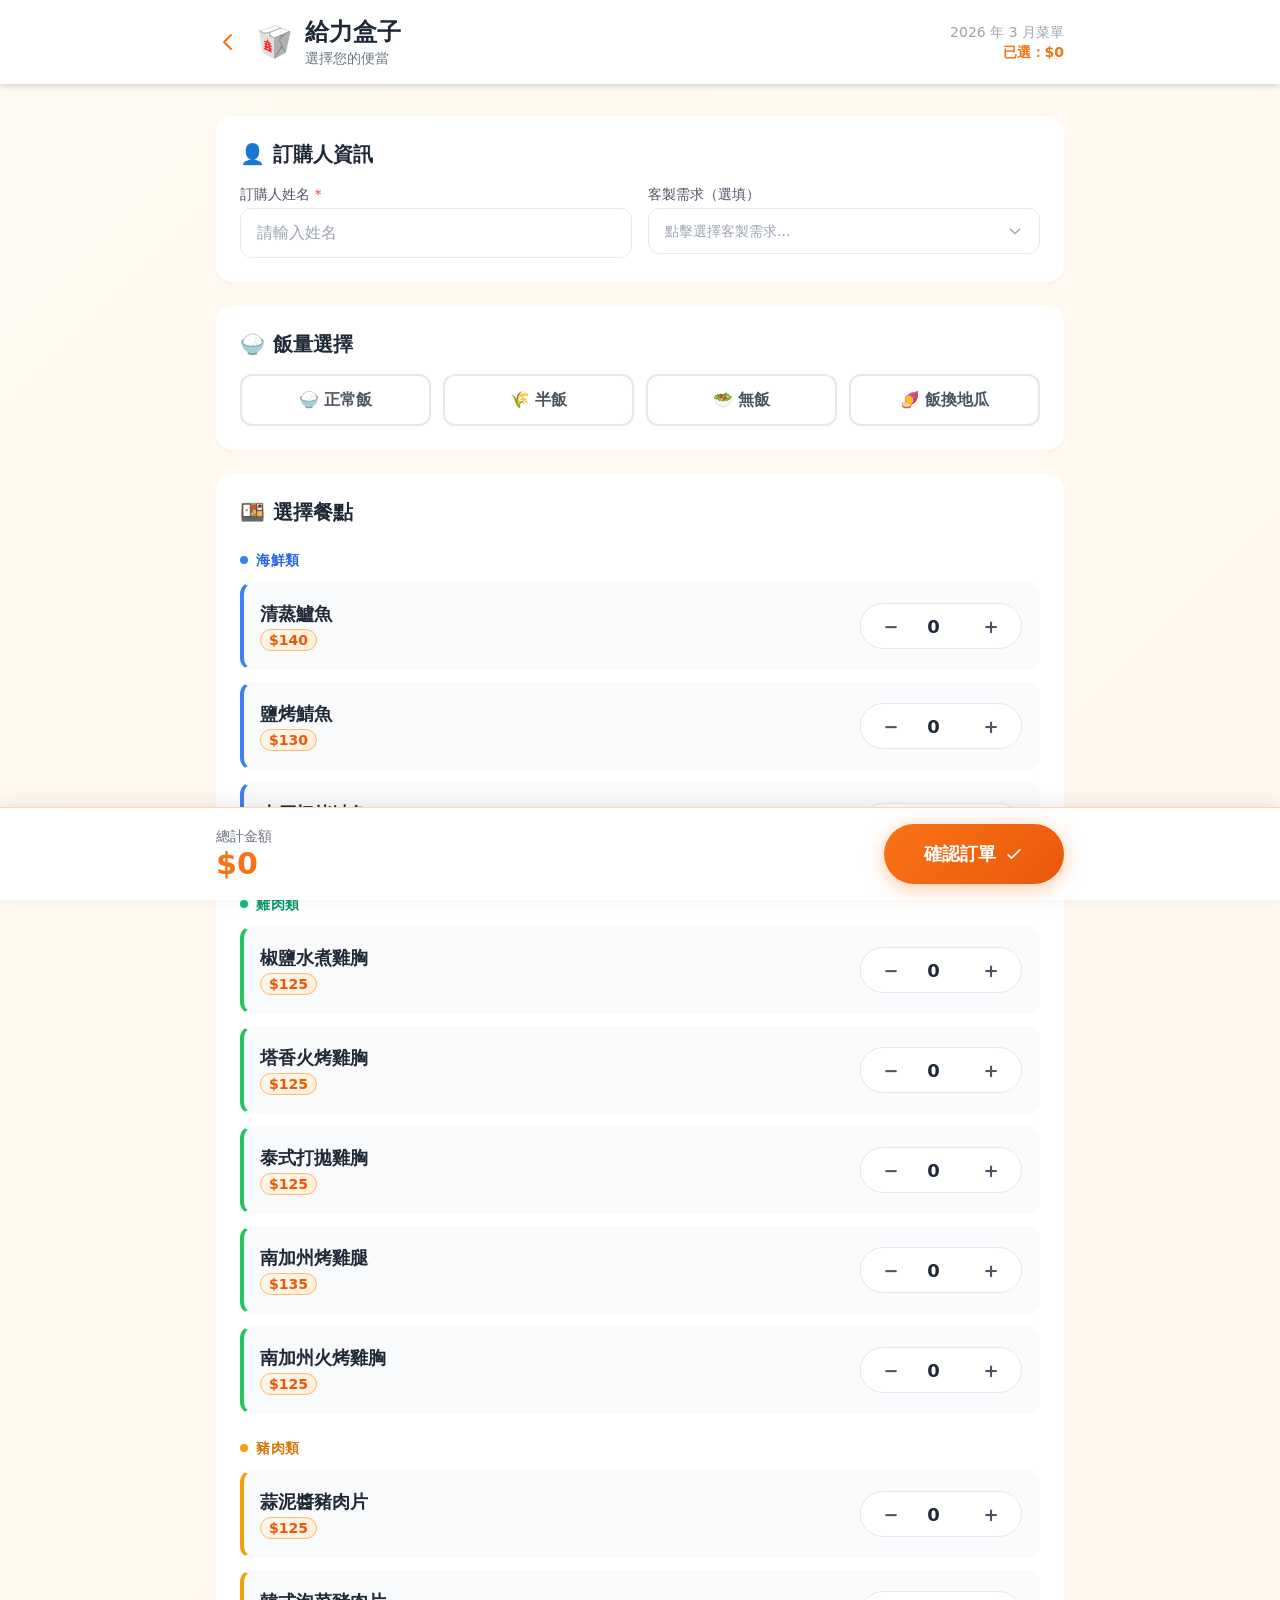
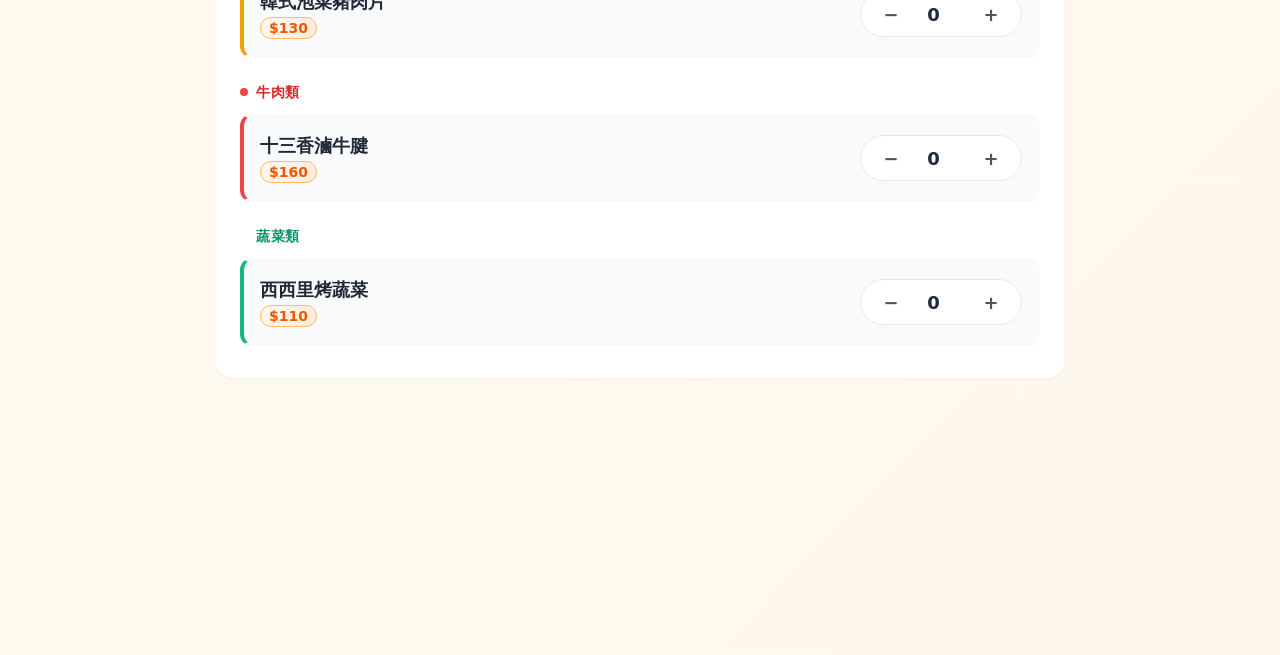
<file: order.html>
<!DOCTYPE html>
<html lang="zh-TW">
<head>
  <meta charset="UTF-8">
  <meta name="viewport" content="width=device-width, initial-scale=1.0">
  <title>訂便當｜給力盒子</title>
  <link rel="stylesheet" href="tailwind 1.css">
  <style>
    body {
      background: linear-gradient(135deg, #fef9f0 0%, #fff7ed 100%);
      min-height: 100vh;
    }
    .menu-card {
      transition: all 0.2s ease;
      border: 2px solid transparent;
    }
    .menu-card:hover {
      border-color: #f97316;
      box-shadow: 0 4px 20px rgba(249,115,22,0.15);
      transform: translateY(-2px);
    }
    .menu-card.selected {
      border-color: #f97316;
      background: #fff7ed;
    }
    .qty-btn {
      width: 36px;
      height: 36px;
      border-radius: 50%;
      display: flex;
      align-items: center;
      justify-content: center;
      font-size: 18px;
      font-weight: bold;
      cursor: pointer;
      transition: background 0.2s;
      user-select: none;
    }
    .qty-btn:hover {
      background: #f97316;
      color: white;
    }
    .qty-input {
      width: 48px;
      text-align: center;
      font-size: 18px;
      font-weight: bold;
      border: none;
      background: transparent;
      color: #1f2937;
    }
    .qty-input:focus {
      outline: none;
    }
    .submit-btn {
      background: linear-gradient(135deg, #f97316, #ea580c);
      transition: all 0.3s ease;
      box-shadow: 0 4px 20px rgba(249,115,22,0.4);
    }
    .submit-btn:hover {
      background: linear-gradient(135deg, #ea580c, #c2410c);
      box-shadow: 0 8px 30px rgba(249,115,22,0.5);
      transform: translateY(-2px);
    }
    .rice-option input[type="checkbox"]:checked + label {
      background: #f97316;
      color: white;
      border-color: #f97316;
    }
    .custom-req-dropdown label { transition: background 0.15s; }
    /* Modal */
    .modal-overlay {
      display: none;
      position: fixed;
      inset: 0;
      background: rgba(0,0,0,0.5);
      z-index: 50;
      align-items: center;
      justify-content: center;
    }
    .modal-overlay.active {
      display: flex;
    }
    .modal-box {
      background: white;
      border-radius: 1.5rem;
      padding: 2.5rem;
      max-width: 500px;
      width: 90%;
      max-height: 80vh;
      overflow-y: auto;
      box-shadow: 0 25px 60px rgba(0,0,0,0.2);
      animation: slideUp 0.3s ease;
    }
    @keyframes slideUp {
      from { transform: translateY(40px); opacity: 0; }
      to { transform: translateY(0); opacity: 1; }
    }
    .price-tag {
      background: linear-gradient(135deg, #fff7ed, #ffedd5);
      border: 1px solid #fdba74;
      color: #ea580c;
    }
    .category-fish { border-left: 4px solid #3b82f6; }
    .category-chicken { border-left: 4px solid #22c55e; }
    .category-pork { border-left: 4px solid #f59e0b; }
    .category-beef { border-left: 4px solid #ef4444; }
    .category-veg { border-left: 4px solid #10b981; }
    .sticky-bar {
      position: sticky;
      bottom: 0;
      background: white;
      border-top: 1px solid #fed7aa;
      box-shadow: 0 -4px 20px rgba(0,0,0,0.08);
    }
  </style>
</head>
<body>

  <!-- Header -->
  <header class="bg-white shadow-md">
    <div class="max-w-4xl mx-auto px-6 py-4 flex items-center justify-between">
      <div class="flex items-center space-x-3">
        <a href="index.html" class="text-orange-500 hover:text-orange-600 mr-1">
          <svg xmlns="http://www.w3.org/2000/svg" class="h-6 w-6" fill="none" viewBox="0 0 24 24" stroke="currentColor">
            <path stroke-linecap="round" stroke-linejoin="round" stroke-width="2" d="M15 19l-7-7 7-7" />
          </svg>
        </a>
        <span class="text-3xl">🥡</span>
        <div>
          <h1 class="text-2xl font-bold text-gray-800">給力盒子</h1>
          <p class="text-sm text-gray-500">選擇您的便當</p>
        </div>
      </div>
      <div class="text-right">
        <p class="text-sm text-gray-400">2026 年 3 月菜單</p>
        <p class="text-orange-500 font-semibold text-sm" id="header-total">已選：$0</p>
      </div>
    </div>
  </header>

  <!-- Main Content -->
  <main class="max-w-4xl mx-auto px-6 py-8 pb-40">

    <!-- 訂購人資訊 -->
    <div class="bg-white rounded-2xl shadow-sm p-6 mb-6">
      <h2 class="text-xl font-bold text-gray-800 mb-4 flex items-center">
        <span class="mr-2">👤</span> 訂購人資訊
      </h2>
      <div class="grid grid-cols-1 gap-4 sm:grid-cols-2">
        <div>
          <label class="block text-sm font-medium text-gray-600 mb-1">訂購人姓名 <span class="text-red-500">*</span></label>
          <input
            type="text"
            id="orderer-name"
            placeholder="請輸入姓名"
            class="w-full border border-gray-200 rounded-xl px-4 py-3 text-gray-800 focus:outline-none focus:ring-2 focus:ring-orange-300 focus:border-orange-400"
          >
        </div>
        <div class="relative" id="custom-req-wrapper">
          <label class="block text-sm font-medium text-gray-600 mb-1">客製需求（選填）</label>
          <button type="button" id="custom-req-toggle" onclick="toggleCustomReq()"
            class="w-full border border-gray-200 rounded-xl px-4 py-3 text-left bg-white focus:outline-none focus:ring-2 focus:ring-orange-300 focus:border-orange-400 flex items-center justify-between">
            <span id="custom-req-display" class="text-gray-400 text-sm">點擊選擇客製需求...</span>
            <svg class="h-4 w-4 text-gray-400 flex-shrink-0" fill="none" viewBox="0 0 24 24" stroke="currentColor">
              <path stroke-linecap="round" stroke-linejoin="round" stroke-width="2" d="M19 9l-7 7-7-7"/>
            </svg>
          </button>
          <div id="custom-req-dropdown" class="hidden absolute z-20 w-full bg-white border border-gray-200 rounded-xl mt-1 shadow-lg p-3">
            <label class="flex items-center gap-2 py-2 px-2 cursor-pointer hover:bg-gray-50 rounded-lg">
              <input type="checkbox" name="custom-req" value="不要豆干" class="accent-orange-500 w-4 h-4" onchange="updateCustomReqDisplay()">
              <span class="text-gray-700 text-sm">不要豆干</span>
            </label>
            <label class="flex items-center gap-2 py-2 px-2 cursor-pointer hover:bg-gray-50 rounded-lg">
              <input type="checkbox" name="custom-req" value="不要海帶" class="accent-orange-500 w-4 h-4" onchange="updateCustomReqDisplay()">
              <span class="text-gray-700 text-sm">不要海帶</span>
            </label>
            <label class="flex items-center gap-2 py-2 px-2 cursor-pointer hover:bg-gray-50 rounded-lg">
              <input type="checkbox" name="custom-req" value="不要高麗菜" class="accent-orange-500 w-4 h-4" onchange="updateCustomReqDisplay()">
              <span class="text-gray-700 text-sm">不要高麗菜</span>
            </label>
            <div class="border-t border-gray-100 mt-2 pt-2">
              <p class="text-xs text-gray-400 px-2 mb-1">其他需求（選填）</p>
              <input type="text" id="special-request" placeholder="例如：不要香菜、少辣..."
                class="w-full border border-gray-200 rounded-lg px-3 py-2 text-sm text-gray-800 focus:outline-none focus:ring-2 focus:ring-orange-300"
                oninput="updateCustomReqDisplay()">
            </div>
          </div>
        </div>
      </div>
    </div>

    <!-- 飯量選擇 -->
    <div class="bg-white rounded-2xl shadow-sm p-6 mb-6">
      <h2 class="text-xl font-bold text-gray-800 mb-4 flex items-center">
        <span class="mr-2">🍚</span> 飯量選擇
      </h2>
      <div class="grid grid-cols-2 sm:grid-cols-4 gap-3">
        <div class="rice-option">
          <input type="checkbox" name="rice" id="rice-normal" value="正常飯" class="hidden">
          <label for="rice-normal" class="block text-center border-2 border-gray-200 rounded-xl py-3 px-2 cursor-pointer font-semibold text-gray-600 hover:border-orange-400 hover:text-orange-500 transition-all">
            🍚 正常飯
          </label>
        </div>
        <div class="rice-option">
          <input type="checkbox" name="rice" id="rice-half" value="半飯" class="hidden">
          <label for="rice-half" class="block text-center border-2 border-gray-200 rounded-xl py-3 px-2 cursor-pointer font-semibold text-gray-600 hover:border-orange-400 hover:text-orange-500 transition-all">
            🌾 半飯
          </label>
        </div>
        <div class="rice-option">
          <input type="checkbox" name="rice" id="rice-none" value="無飯" class="hidden">
          <label for="rice-none" class="block text-center border-2 border-gray-200 rounded-xl py-3 px-2 cursor-pointer font-semibold text-gray-600 hover:border-orange-400 hover:text-orange-500 transition-all">
            🥗 無飯
          </label>
        </div>
        <div class="rice-option">
          <input type="checkbox" name="rice" id="rice-sweet-potato" value="飯換地瓜" class="hidden">
          <label for="rice-sweet-potato" class="block text-center border-2 border-gray-200 rounded-xl py-3 px-2 cursor-pointer font-semibold text-gray-600 hover:border-orange-400 hover:text-orange-500 transition-all">
            🍠 飯換地瓜
          </label>
        </div>
      </div>
    </div>

    <!-- 菜單列表 -->
    <div class="bg-white rounded-2xl shadow-sm p-6 mb-6">
      <h2 class="text-xl font-bold text-gray-800 mb-6 flex items-center">
        <span class="mr-2">🍱</span> 選擇餐點
      </h2>

      <!-- 海鮮類 -->
      <div class="mb-6">
        <h3 class="text-sm font-bold text-blue-600 uppercase tracking-wider mb-3 flex items-center">
          <span class="w-2 h-2 bg-blue-500 rounded-full mr-2"></span> 海鮮類
        </h3>
        <div class="space-y-3">
          <div class="menu-card bg-gray-50 rounded-xl p-4 category-fish" data-name="清蒸鱸魚" data-price="140">
            <div class="flex items-center justify-between">
              <div class="flex-1">
                <p class="font-bold text-gray-800 text-lg">清蒸鱸魚</p>
                <span class="price-tag text-sm font-semibold px-2 py-0.5 rounded-full">$140</span>
              </div>
              <div class="flex items-center space-x-2 bg-white rounded-full px-3 py-1 border border-gray-200">
                <button class="qty-btn text-gray-600 hover:text-white" onclick="changeQty(this, -1)">−</button>
                <input class="qty-input" type="number" value="0" min="0" max="20" onchange="updateTotal()">
                <button class="qty-btn text-gray-600 hover:text-white" onclick="changeQty(this, 1)">+</button>
              </div>
            </div>
          </div>
          <div class="menu-card bg-gray-50 rounded-xl p-4 category-fish" data-name="鹽烤鯖魚" data-price="130">
            <div class="flex items-center justify-between">
              <div class="flex-1">
                <p class="font-bold text-gray-800 text-lg">鹽烤鯖魚</p>
                <span class="price-tag text-sm font-semibold px-2 py-0.5 rounded-full">$130</span>
              </div>
              <div class="flex items-center space-x-2 bg-white rounded-full px-3 py-1 border border-gray-200">
                <button class="qty-btn text-gray-600 hover:text-white" onclick="changeQty(this, -1)">−</button>
                <input class="qty-input" type="number" value="0" min="0" max="20" onchange="updateTotal()">
                <button class="qty-btn text-gray-600 hover:text-white" onclick="changeQty(this, 1)">+</button>
              </div>
            </div>
          </div>
          <div class="menu-card bg-gray-50 rounded-xl p-4 category-fish" data-name="大厚切烤鮭魚" data-price="220">
            <div class="flex items-center justify-between">
              <div class="flex-1">
                <p class="font-bold text-gray-800 text-lg">大厚切烤鮭魚</p>
                <span class="price-tag text-sm font-semibold px-2 py-0.5 rounded-full">$220</span>
              </div>
              <div class="flex items-center space-x-2 bg-white rounded-full px-3 py-1 border border-gray-200">
                <button class="qty-btn text-gray-600 hover:text-white" onclick="changeQty(this, -1)">−</button>
                <input class="qty-input" type="number" value="0" min="0" max="20" onchange="updateTotal()">
                <button class="qty-btn text-gray-600 hover:text-white" onclick="changeQty(this, 1)">+</button>
              </div>
            </div>
          </div>
        </div>
      </div>

      <!-- 雞肉類 -->
      <div class="mb-6">
        <h3 class="text-sm font-bold text-green-600 uppercase tracking-wider mb-3 flex items-center">
          <span class="w-2 h-2 bg-green-500 rounded-full mr-2"></span> 雞肉類
        </h3>
        <div class="space-y-3">
          <div class="menu-card bg-gray-50 rounded-xl p-4 category-chicken" data-name="椒鹽水煮雞胸" data-price="125">
            <div class="flex items-center justify-between">
              <div class="flex-1">
                <p class="font-bold text-gray-800 text-lg">椒鹽水煮雞胸</p>
                <span class="price-tag text-sm font-semibold px-2 py-0.5 rounded-full">$125</span>
              </div>
              <div class="flex items-center space-x-2 bg-white rounded-full px-3 py-1 border border-gray-200">
                <button class="qty-btn text-gray-600 hover:text-white" onclick="changeQty(this, -1)">−</button>
                <input class="qty-input" type="number" value="0" min="0" max="20" onchange="updateTotal()">
                <button class="qty-btn text-gray-600 hover:text-white" onclick="changeQty(this, 1)">+</button>
              </div>
            </div>
          </div>
          <div class="menu-card bg-gray-50 rounded-xl p-4 category-chicken" data-name="塔香火烤雞胸" data-price="125">
            <div class="flex items-center justify-between">
              <div class="flex-1">
                <p class="font-bold text-gray-800 text-lg">塔香火烤雞胸</p>
                <span class="price-tag text-sm font-semibold px-2 py-0.5 rounded-full">$125</span>
              </div>
              <div class="flex items-center space-x-2 bg-white rounded-full px-3 py-1 border border-gray-200">
                <button class="qty-btn text-gray-600 hover:text-white" onclick="changeQty(this, -1)">−</button>
                <input class="qty-input" type="number" value="0" min="0" max="20" onchange="updateTotal()">
                <button class="qty-btn text-gray-600 hover:text-white" onclick="changeQty(this, 1)">+</button>
              </div>
            </div>
          </div>
          <div class="menu-card bg-gray-50 rounded-xl p-4 category-chicken" data-name="泰式打拋雞胸" data-price="125">
            <div class="flex items-center justify-between">
              <div class="flex-1">
                <p class="font-bold text-gray-800 text-lg">泰式打拋雞胸</p>
                <span class="price-tag text-sm font-semibold px-2 py-0.5 rounded-full">$125</span>
              </div>
              <div class="flex items-center space-x-2 bg-white rounded-full px-3 py-1 border border-gray-200">
                <button class="qty-btn text-gray-600 hover:text-white" onclick="changeQty(this, -1)">−</button>
                <input class="qty-input" type="number" value="0" min="0" max="20" onchange="updateTotal()">
                <button class="qty-btn text-gray-600 hover:text-white" onclick="changeQty(this, 1)">+</button>
              </div>
            </div>
          </div>
          <div class="menu-card bg-gray-50 rounded-xl p-4 category-chicken" data-name="南加州烤雞腿" data-price="135">
            <div class="flex items-center justify-between">
              <div class="flex-1">
                <p class="font-bold text-gray-800 text-lg">南加州烤雞腿</p>
                <span class="price-tag text-sm font-semibold px-2 py-0.5 rounded-full">$135</span>
              </div>
              <div class="flex items-center space-x-2 bg-white rounded-full px-3 py-1 border border-gray-200">
                <button class="qty-btn text-gray-600 hover:text-white" onclick="changeQty(this, -1)">−</button>
                <input class="qty-input" type="number" value="0" min="0" max="20" onchange="updateTotal()">
                <button class="qty-btn text-gray-600 hover:text-white" onclick="changeQty(this, 1)">+</button>
              </div>
            </div>
          </div>
          <div class="menu-card bg-gray-50 rounded-xl p-4 category-chicken" data-name="南加州火烤雞胸" data-price="125">
            <div class="flex items-center justify-between">
              <div class="flex-1">
                <p class="font-bold text-gray-800 text-lg">南加州火烤雞胸</p>
                <span class="price-tag text-sm font-semibold px-2 py-0.5 rounded-full">$125</span>
              </div>
              <div class="flex items-center space-x-2 bg-white rounded-full px-3 py-1 border border-gray-200">
                <button class="qty-btn text-gray-600 hover:text-white" onclick="changeQty(this, -1)">−</button>
                <input class="qty-input" type="number" value="0" min="0" max="20" onchange="updateTotal()">
                <button class="qty-btn text-gray-600 hover:text-white" onclick="changeQty(this, 1)">+</button>
              </div>
            </div>
          </div>
        </div>
      </div>

      <!-- 豬肉類 -->
      <div class="mb-6">
        <h3 class="text-sm font-bold text-yellow-600 uppercase tracking-wider mb-3 flex items-center">
          <span class="w-2 h-2 bg-yellow-500 rounded-full mr-2"></span> 豬肉類
        </h3>
        <div class="space-y-3">
          <div class="menu-card bg-gray-50 rounded-xl p-4 category-pork" data-name="蒜泥醬豬肉片" data-price="125">
            <div class="flex items-center justify-between">
              <div class="flex-1">
                <p class="font-bold text-gray-800 text-lg">蒜泥醬豬肉片</p>
                <span class="price-tag text-sm font-semibold px-2 py-0.5 rounded-full">$125</span>
              </div>
              <div class="flex items-center space-x-2 bg-white rounded-full px-3 py-1 border border-gray-200">
                <button class="qty-btn text-gray-600 hover:text-white" onclick="changeQty(this, -1)">−</button>
                <input class="qty-input" type="number" value="0" min="0" max="20" onchange="updateTotal()">
                <button class="qty-btn text-gray-600 hover:text-white" onclick="changeQty(this, 1)">+</button>
              </div>
            </div>
          </div>
          <div class="menu-card bg-gray-50 rounded-xl p-4 category-pork" data-name="韓式泡菜豬肉片" data-price="130">
            <div class="flex items-center justify-between">
              <div class="flex-1">
                <p class="font-bold text-gray-800 text-lg">韓式泡菜豬肉片</p>
                <span class="price-tag text-sm font-semibold px-2 py-0.5 rounded-full">$130</span>
              </div>
              <div class="flex items-center space-x-2 bg-white rounded-full px-3 py-1 border border-gray-200">
                <button class="qty-btn text-gray-600 hover:text-white" onclick="changeQty(this, -1)">−</button>
                <input class="qty-input" type="number" value="0" min="0" max="20" onchange="updateTotal()">
                <button class="qty-btn text-gray-600 hover:text-white" onclick="changeQty(this, 1)">+</button>
              </div>
            </div>
          </div>
        </div>
      </div>

      <!-- 牛肉類 -->
      <div class="mb-6">
        <h3 class="text-sm font-bold text-red-600 uppercase tracking-wider mb-3 flex items-center">
          <span class="w-2 h-2 bg-red-500 rounded-full mr-2"></span> 牛肉類
        </h3>
        <div class="space-y-3">
          <div class="menu-card bg-gray-50 rounded-xl p-4 category-beef" data-name="十三香滷牛腱" data-price="160">
            <div class="flex items-center justify-between">
              <div class="flex-1">
                <p class="font-bold text-gray-800 text-lg">十三香滷牛腱</p>
                <span class="price-tag text-sm font-semibold px-2 py-0.5 rounded-full">$160</span>
              </div>
              <div class="flex items-center space-x-2 bg-white rounded-full px-3 py-1 border border-gray-200">
                <button class="qty-btn text-gray-600 hover:text-white" onclick="changeQty(this, -1)">−</button>
                <input class="qty-input" type="number" value="0" min="0" max="20" onchange="updateTotal()">
                <button class="qty-btn text-gray-600 hover:text-white" onclick="changeQty(this, 1)">+</button>
              </div>
            </div>
          </div>
        </div>
      </div>

      <!-- 蔬菜類 -->
      <div class="mb-2">
        <h3 class="text-sm font-bold text-emerald-600 uppercase tracking-wider mb-3 flex items-center">
          <span class="w-2 h-2 bg-emerald-500 rounded-full mr-2"></span> 蔬菜類
        </h3>
        <div class="space-y-3">
          <div class="menu-card bg-gray-50 rounded-xl p-4 category-veg" data-name="西西里烤蔬菜" data-price="110">
            <div class="flex items-center justify-between">
              <div class="flex-1">
                <p class="font-bold text-gray-800 text-lg">西西里烤蔬菜</p>
                <span class="price-tag text-sm font-semibold px-2 py-0.5 rounded-full">$110</span>
              </div>
              <div class="flex items-center space-x-2 bg-white rounded-full px-3 py-1 border border-gray-200">
                <button class="qty-btn text-gray-600 hover:text-white" onclick="changeQty(this, -1)">−</button>
                <input class="qty-input" type="number" value="0" min="0" max="20" onchange="updateTotal()">
                <button class="qty-btn text-gray-600 hover:text-white" onclick="changeQty(this, 1)">+</button>
              </div>
            </div>
          </div>
        </div>
      </div>

    </div>
  </main>

  <!-- 底部固定欄 -->
  <div class="sticky-bar">
    <div class="max-w-4xl mx-auto px-6 py-4 flex items-center justify-between">
      <div>
        <p class="text-gray-500 text-sm">總計金額</p>
        <p class="text-3xl font-extrabold text-orange-500">$<span id="total-price">0</span></p>
      </div>
      <button
        class="submit-btn text-white text-lg font-bold px-10 py-4 rounded-full inline-flex items-center space-x-2"
        onclick="submitOrder()"
      >
        <span>確認訂單</span>
        <svg xmlns="http://www.w3.org/2000/svg" class="h-5 w-5" fill="none" viewBox="0 0 24 24" stroke="currentColor">
          <path stroke-linecap="round" stroke-linejoin="round" stroke-width="2" d="M5 13l4 4L19 7" />
        </svg>
      </button>
    </div>
  </div>

  <!-- 訂單確認 Modal -->
  <div class="modal-overlay" id="confirm-modal">
    <div class="modal-box">
      <div class="text-center mb-6">
        <div class="text-5xl mb-3">🎉</div>
        <h2 class="text-2xl font-extrabold text-gray-800">訂單確認</h2>
        <p class="text-gray-400 text-sm mt-1">感謝您的訂購！</p>
      </div>

      <!-- 訂購人 -->
      <div class="bg-gray-50 rounded-xl p-4 mb-4">
        <p class="text-sm text-gray-500 mb-1">訂購人</p>
        <p class="font-bold text-gray-800 text-lg" id="modal-name">—</p>
        <p class="text-sm text-gray-400 mt-1" id="modal-special">—</p>
      </div>

      <!-- 飯量 -->
      <div class="bg-orange-50 rounded-xl p-4 mb-4">
        <p class="text-sm text-gray-500 mb-1">飯量</p>
        <p class="font-bold text-orange-600 text-lg" id="modal-rice">—</p>
      </div>

      <!-- 餐點明細 -->
      <div class="mb-4">
        <p class="text-sm font-bold text-gray-500 uppercase tracking-wider mb-3">餐點明細</p>
        <div id="modal-items" class="space-y-2"></div>
      </div>

      <!-- 總計 -->
      <div class="border-t-2 border-orange-200 pt-4 flex items-center justify-between">
        <span class="font-bold text-gray-700 text-lg">總計</span>
        <span class="text-3xl font-extrabold text-orange-500">$<span id="modal-total">0</span></span>
      </div>

      <button
        class="mt-6 w-full bg-orange-500 hover:bg-orange-600 text-white font-bold py-4 rounded-xl transition-colors"
        onclick="closeModal()"
      >
        關閉
      </button>
    </div>
  </div>

  <script>
    // 計算總金額
    function updateTotal() {
      let total = 0;
      document.querySelectorAll('.menu-card').forEach(card => {
        const qty = parseInt(card.querySelector('.qty-input').value) || 0;
        const price = parseInt(card.dataset.price);
        total += qty * price;

        // 高亮已選擇的卡片
        if (qty > 0) {
          card.classList.add('selected');
        } else {
          card.classList.remove('selected');
        }
      });
      document.getElementById('total-price').textContent = total;
      document.getElementById('header-total').textContent = `已選：$${total}`;
    }

    // 調整數量
    function changeQty(btn, delta) {
      const container = btn.parentElement;
      const input = container.querySelector('.qty-input');
      let val = parseInt(input.value) || 0;
      val = Math.max(0, Math.min(20, val + delta));
      input.value = val;
      updateTotal();
    }

    // 提交訂單
    function submitOrder() {
      const name = document.getElementById('orderer-name').value.trim();
      if (!name) {
        document.getElementById('orderer-name').classList.add('ring-2', 'ring-red-400');
        document.getElementById('orderer-name').focus();
        document.getElementById('orderer-name').placeholder = '⚠ 請輸入姓名';
        return;
      }
      document.getElementById('orderer-name').classList.remove('ring-2', 'ring-red-400');

      const riceChecked = Array.from(document.querySelectorAll('input[name="rice"]:checked'));
      if (riceChecked.length === 0) {
        alert('請選擇飯量！');
        return;
      }
      const riceValue = riceChecked.map(r => r.value).join('、');

      const items = [];
      let total = 0;
      document.querySelectorAll('.menu-card').forEach(card => {
        const qty = parseInt(card.querySelector('.qty-input').value) || 0;
        if (qty > 0) {
          const name = card.dataset.name;
          const price = parseInt(card.dataset.price);
          items.push({ name, qty, price, subtotal: qty * price });
          total += qty * price;
        }
      });

      if (items.length === 0) {
        alert('請至少選擇一道餐點！');
        return;
      }

      const checkedReqs = Array.from(document.querySelectorAll('input[name="custom-req"]:checked')).map(c => c.value);
      const textReq = document.getElementById('special-request').value.trim();
      const special = [...checkedReqs, ...(textReq ? [textReq] : [])].join('、');

      // 填入 Modal
      document.getElementById('modal-name').textContent = name;
      document.getElementById('modal-special').textContent = special ? `客製需求：${special}` : '無客製需求';
      document.getElementById('modal-rice').textContent = riceValue;
      document.getElementById('modal-total').textContent = total;

      const itemsEl = document.getElementById('modal-items');
      itemsEl.innerHTML = '';
      items.forEach(item => {
        const row = document.createElement('div');
        row.className = 'flex items-center justify-between bg-gray-50 rounded-lg px-4 py-2';
        row.innerHTML = `
          <div>
            <span class="font-semibold text-gray-800">${item.name}</span>
            <span class="text-gray-400 text-sm ml-2">× ${item.qty}</span>
          </div>
          <span class="font-bold text-gray-700">$${item.subtotal}</span>
        `;
        itemsEl.appendChild(row);
      });

      document.getElementById('confirm-modal').classList.add('active');
    }

    function closeModal() {
      document.getElementById('confirm-modal').classList.remove('active');
    }

    // 點選 modal 背景關閉
    document.getElementById('confirm-modal').addEventListener('click', function(e) {
      if (e.target === this) closeModal();
    });

    // 客製需求下拉
    function toggleCustomReq() {
      document.getElementById('custom-req-dropdown').classList.toggle('hidden');
    }

    function updateCustomReqDisplay() {
      const checked = Array.from(document.querySelectorAll('input[name="custom-req"]:checked')).map(c => c.value);
      const text = document.getElementById('special-request').value.trim();
      const all = [...checked, ...(text ? [text] : [])];
      const display = document.getElementById('custom-req-display');
      if (all.length === 0) {
        display.textContent = '點擊選擇客製需求...';
        display.className = 'text-gray-400 text-sm';
      } else {
        display.textContent = all.join('、');
        display.className = 'text-gray-800 text-sm';
      }
    }

    document.addEventListener('click', function(e) {
      const wrapper = document.getElementById('custom-req-wrapper');
      if (wrapper && !wrapper.contains(e.target)) {
        document.getElementById('custom-req-dropdown').classList.add('hidden');
      }
    });
</script>

</body>
</html>
</file>
